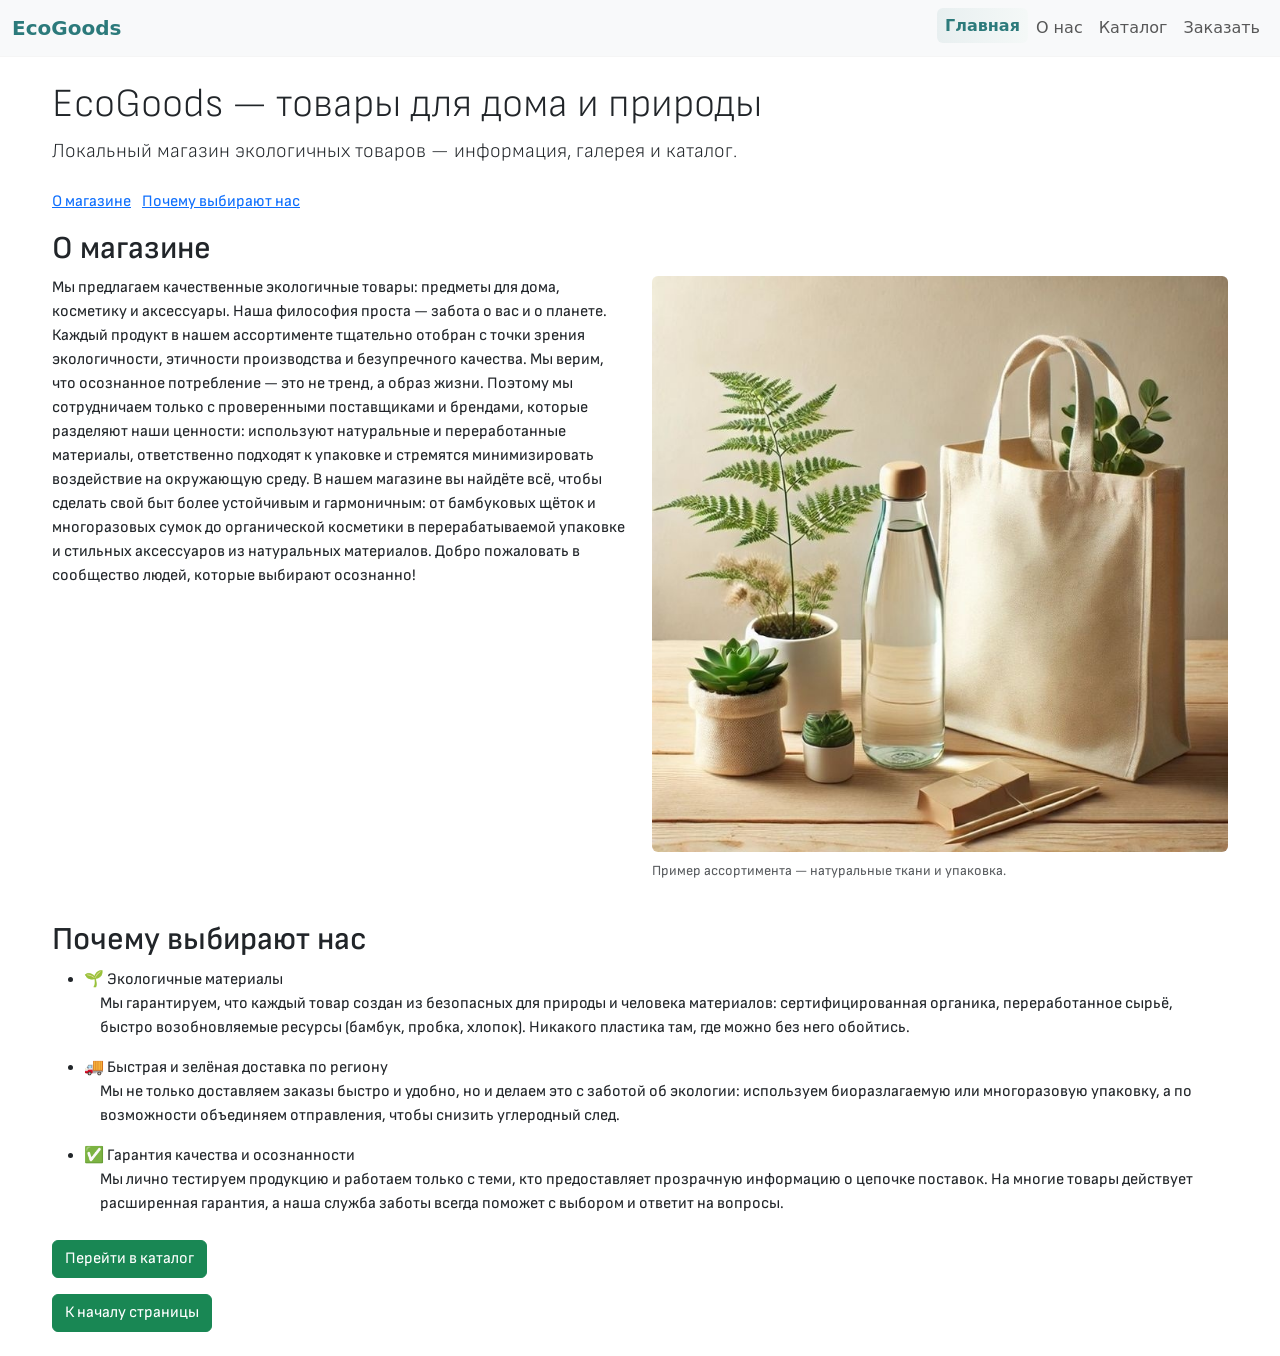
<file: index.html>
<!doctype html>
<html lang="ru">

<head>
    <meta charset="utf-8">
    <meta name="viewport" content="width=device-width,initial-scale=1">
    <title>EcoGoods — Главная</title>
    <link rel="icon" href="images\logotitle.png" type="image/x-icon">
    <link href="https://cdn.jsdelivr.net/npm/bootstrap@5.3.2/dist/css/bootstrap.min.css" rel="stylesheet" crossorigin="anonymous">
    <link rel="stylesheet" href="css/styles.css">
    <link rel="stylesheet" href="css/font.css">
</head>

<body id="top">
    <div id="nav-placeholder"></div>
    <header class="site-header">
        <nav class="navbar navbar-expand-lg navbar-light bg-light">
            <div class="container-fluid">
                <a class="navbar-brand d-flex align-items-center" href="index.html">
                    <span>EcoGoods</span>
                </a>
                <button class="navbar-toggler" type="button" data-bs-toggle="collapse" data-bs-target="#mainNav">
                    <span class="navbar-toggler-icon"></span>
                </button>
                <div class="collapse navbar-collapse" id="mainNav">
                    <ul class="navbar-nav ms-auto mb-2 mb-lg-0">
                        <li class="nav-item"><a class="nav-link" href="index.html">Главная</a></li>
                        <li class="nav-item"><a class="nav-link" href="about.html">О нас</a></li>
                        <li class="nav-item"><a class="nav-link" href="shop.html">Каталог</a></li>
                        <li class="nav-item"><a class="nav-link" href="order.html">Заказать</a></li>
                    </ul>
                </div>
            </div>
        </nav>

        <main class="container py-4 my-font">
            <header class="mb-4">
                <h1 class="display-6">EcoGoods — товары для дома и природы</h1>
                <p class="lead">Локальный магазин экологичных товаров — информация, галерея и каталог.</p>
            </header>

            <nav class="mb-3">
                <a href="#section1" class="me-2">О магазине</a>
                <a href="#section2" class="me-2">Почему выбирают нас</a>
            </nav>

            <section id="section1" class="mb-4">
                <h2>О магазине</h2>
                <div class="row">
                    <div class="col-lg-8 col-xl-6">
                        <p>Мы предлагаем качественные экологичные товары: предметы для дома, косметику и
                        аксессуары. Наша
                        философия проста — забота о вас и о планете. Каждый продукт в нашем ассортименте тщательно отобран с
                        точки зрения экологичности, этичности производства и безупречного качества.

                        Мы верим, что осознанное потребление — это не тренд, а образ жизни. Поэтому мы сотрудничаем только с
                        проверенными поставщиками и брендами, которые разделяют наши ценности: используют натуральные и
                        переработанные материалы, ответственно подходят к упаковке и стремятся минимизировать воздействие на
                        окружающую среду.

                        В нашем магазине вы найдёте всё, чтобы сделать свой быт более устойчивым и гармоничным: от
                        бамбуковых щёток и многоразовых сумок до органической косметики в перерабатываемой упаковке и
                        стильных аксессуаров из натуральных материалов.

                        Добро пожаловать в сообщество людей, которые выбирают осознанно!</p>
                    </div>
                    <div class="col-lg-4 col-xl-6 d-none d-lg-block">
                        <figure class="figure">
                            <img src="images/🌱 Small Steps, Big Impact! 🌍 S.jpg"
                                class="figure-img img-fluid rounded" alt="eco goods">
                            <figcaption class="figure-caption">Пример ассортимента — натуральные ткани и упаковка.</figcaption>
                        </figure>
                    </div>
                </div>
            </section>

            <section id="section2" class="mb-4">
                <h2>Почему выбирают нас</h2>
                <ul>
                    <li class="mb-3">
                        🌱 Экологичные материалы
                        <p class="ms-3">Мы гарантируем, что каждый товар создан из безопасных для природы и
                            человека материалов:
                            сертифицированная органика, переработанное сырьё, быстро возобновляемые ресурсы (бамбук,
                            пробка, хлопок). Никакого пластика там, где можно без него обойтись.</p>
                    </li>
                    <li class="mb-3">
                        🚚 Быстрая и зелёная доставка по региону
                        <p class="ms-3">Мы не только доставляем заказы быстро и удобно, но и делаем это с
                            заботой об экологии:
                            используем биоразлагаемую или многоразовую упаковку, а по возможности объединяем
                            отправления, чтобы снизить углеродный след.</p>
                    </li>
                    <li class="mb-3">
                        ✅ Гарантия качества и осознанности
                        <p class="ms-3">Мы лично тестируем продукцию и работаем только с теми, кто предоставляет прозрачную
                            информацию о цепочке поставок. На многие товары действует расширенная гарантия, а наша
                            служба заботы всегда поможет с выбором и ответит на вопросы.</p>
                    </li>
                </ul>
            </section>

            <p><a href="shop.html" class="btn btn-success">Перейти в каталог</a></p>
            <a href="#top" class="btn btn-success">К началу страницы</a>
        </main>

        <script src="js/nav.js"></script>
        <script src="https://cdn.jsdelivr.net/npm/bootstrap@5.3.2/dist/js/bootstrap.bundle.min.js" crossorigin="anonymous"></script>
</body>

</html>
</file>
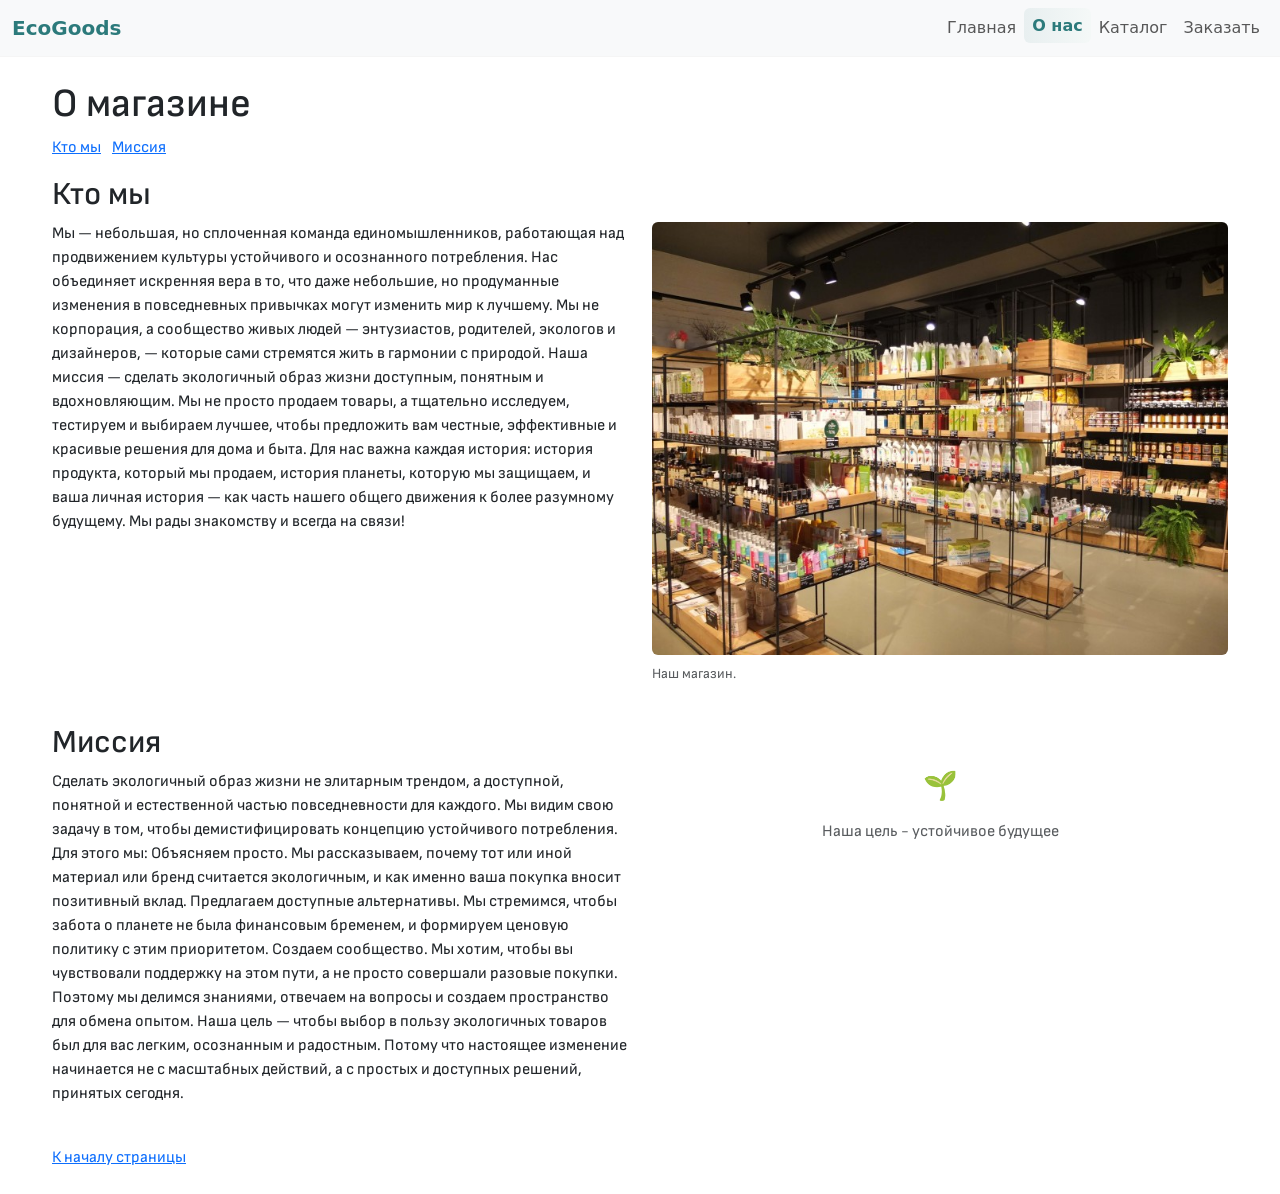
<file: about.html>
<!doctype html>
<html lang="ru">

<head>
    <meta charset="utf-8">
    <meta name="viewport" content="width=device-width,initial-scale=1">
    <title>EcoGoods — О нас</title>
    <link rel="icon" href="images\logotitle.png" type="image/x-icon">
    <link href="https://cdn.jsdelivr.net/npm/bootstrap@5.3.2/dist/css/bootstrap.min.css" rel="stylesheet" crossorigin="anonymous">
    <link rel="stylesheet" href="css/styles.css">
    <link rel="stylesheet" href="css/font.css">
</head>

<body id="top">
    <div id="nav-placeholder"></div>
    <nav class="navbar navbar-expand-lg navbar-light bg-light">
        <div class="container-fluid">
            <a class="navbar-brand d-flex align-items-center" href="index.html">
                <span>EcoGoods</span>
            </a>
            <button class="navbar-toggler" type="button" data-bs-toggle="collapse" data-bs-target="#mainNav">
                <span class="navbar-toggler-icon"></span>
            </button>
            <div class="collapse navbar-collapse" id="mainNav">
                <ul class="navbar-nav ms-auto mb-2 mb-lg-0">
                    <li class="nav-item"><a class="nav-link" href="index.html">Главная</a></li>
                    <li class="nav-item"><a class="nav-link" href="about.html">О нас</a></li>
                    <li class="nav-item"><a class="nav-link" href="shop.html">Каталог</a></li>
                    <li class="nav-item"><a class="nav-link" href="order.html">Заказать</a></li>
                </ul>
            </div>
        </div>
    </nav>

    <main class="container py-4 my-font">
        <h1>О магазине</h1>
        <nav class="mb-3">
            <a href="#who" class="me-2">Кто мы</a>
            <a href="#mission" class="me-2">Миссия</a>
        </nav>

        <section id="who" class="mb-4">
            <h2>Кто мы</h2>
            <div class="row">
                <div class="col-lg-8 col-xl-6">
                    <p>Мы — небольшая, но сплоченная команда единомышленников, работающая над продвижением
                    культуры устойчивого
                    и осознанного потребления.

                    Нас объединяет искренняя вера в то, что даже небольшие, но продуманные изменения в повседневных
                    привычках могут изменить мир к лучшему. Мы не корпорация, а сообщество живых людей — энтузиастов,
                    родителей, экологов и дизайнеров, — которые сами стремятся жить в гармонии с природой.

                    Наша миссия — сделать экологичный образ жизни доступным, понятным и вдохновляющим. Мы не просто продаем
                    товары, а тщательно исследуем, тестируем и выбираем лучшее, чтобы предложить вам честные, эффективные и
                    красивые решения для дома и быта.

                    Для нас важна каждая история: история продукта, который мы продаем, история планеты, которую мы
                    защищаем, и ваша личная история — как часть нашего общего движения к более разумному будущему.

                    Мы рады знакомству и всегда на связи!</p>
                </div>
                <div class="col-lg-4 col-xl-6 d-none d-lg-block">
                    <figure class="figure">
                        <img src="images/Biomatica-e1491225680267.jpg"
                            class="figure-img img-fluid rounded" alt="eco goods">
                        <figcaption class="figure-caption">Наш магазин.</figcaption>
                    </figure>
                </div>
            </div>
        </section>

        <section id="mission" class="mb-4">
            <h2>Миссия</h2>
            <div class="row">
                <div class="col-lg-8 col-xl-6">
                    <p>Сделать экологичный образ жизни не элитарным трендом, а доступной, понятной и
                    естественной частью
                    повседневности для каждого.

                    Мы видим свою задачу в том, чтобы демистифицировать концепцию устойчивого потребления. Для этого мы:

                    Объясняем просто. Мы рассказываем, почему тот или иной материал или бренд считается экологичным, и как
                    именно ваша покупка вносит позитивный вклад.

                    Предлагаем доступные альтернативы. Мы стремимся, чтобы забота о планете не была финансовым бременем, и
                    формируем ценовую политику с этим приоритетом.

                    Создаем сообщество. Мы хотим, чтобы вы чувствовали поддержку на этом пути, а не просто совершали разовые
                    покупки. Поэтому мы делимся знаниями, отвечаем на вопросы и создаем пространство для обмена опытом.

                    Наша цель — чтобы выбор в пользу экологичных товаров был для вас легким, осознанным и радостным. Потому
                    что настоящее изменение начинается не с масштабных действий, а с простых и доступных решений, принятых
                    сегодня.</p>
                </div>
                <div class="col-lg-4 col-xl-6 d-flex align-items-center justify-content-center d-none d-lg-block">
                    <div class="text-center">
                        <h3 class="text-success mb-3">🌱</h3>
                        <p class="text-muted">Наша цель - устойчивое будущее</p>
                    </div>
                </div>
            </div>
        </section>
        <a href="#top">К началу страницы</a>

    </main>

    <script src="js/nav.js"></script>
    <script src="https://cdn.jsdelivr.net/npm/bootstrap@5.3.2/dist/js/bootstrap.bundle.min.js" crossorigin="anonymous"></script>
</body>

</html>
</file>
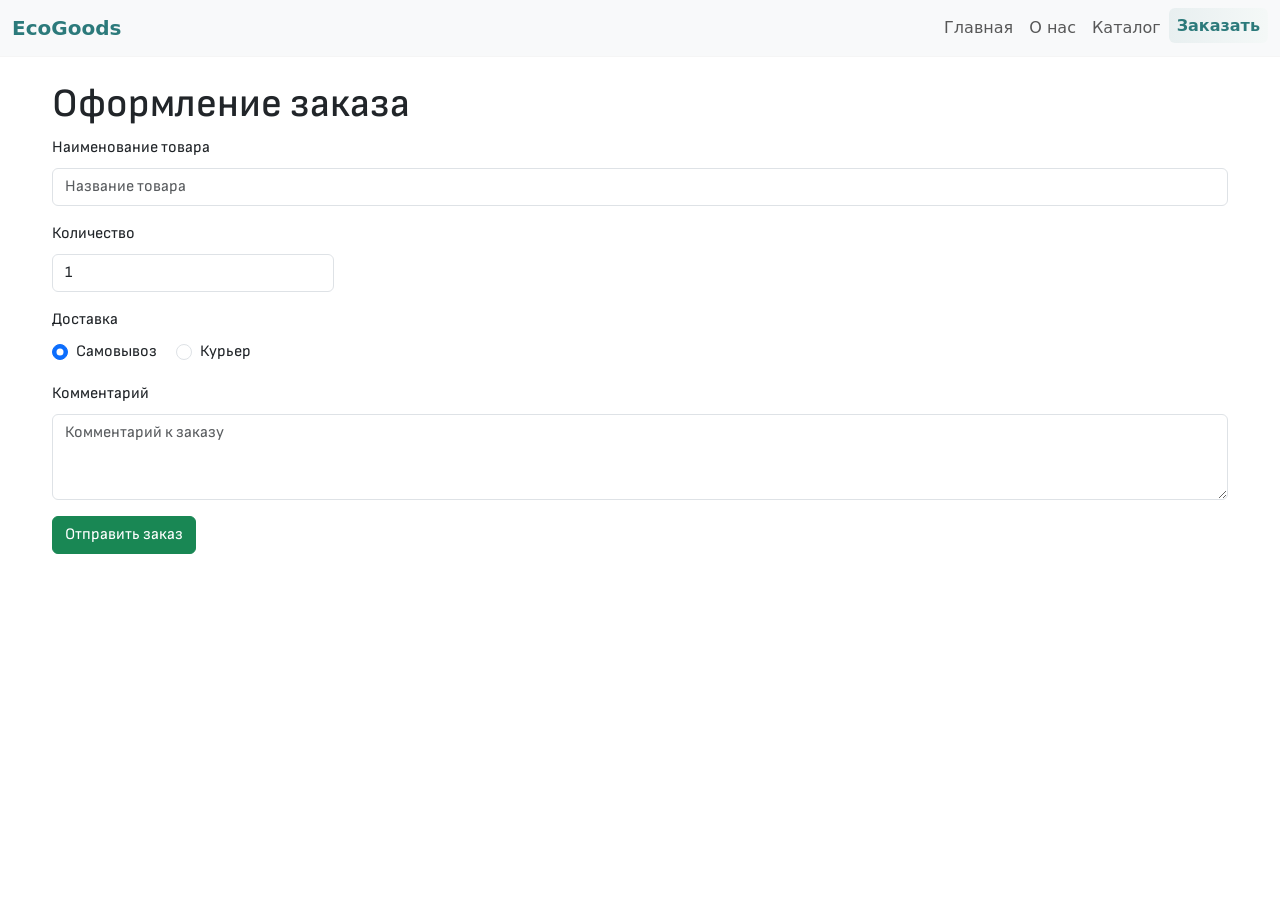
<file: order.html>
<!doctype html>
<html lang="ru">

<head>
    <meta charset="utf-8">
    <meta name="viewport" content="width=device-width,initial-scale=1">
    <title>EcoGoods — Оформление заказа</title>
    <link rel="icon" href="images\logotitle.png" type="image/x-icon">
    <link href="https://cdn.jsdelivr.net/npm/bootstrap@5.3.2/dist/css/bootstrap.min.css" rel="stylesheet" crossorigin="anonymous">
    <link rel="stylesheet" href="css/styles.css">
    <link rel="stylesheet" href="css/font.css">
</head>

<body>
    <div id="nav-placeholder"></div>
    <nav class="navbar navbar-expand-lg navbar-light bg-light">
        <div class="container-fluid">
            <a class="navbar-brand d-flex align-items-center" href="index.html">
                <span>EcoGoods</span>
            </a>
            <button class="navbar-toggler" type="button" data-bs-toggle="collapse" data-bs-target="#mainNav">
                <span class="navbar-toggler-icon"></span>
            </button>
            <div class="collapse navbar-collapse" id="mainNav">
                <ul class="navbar-nav ms-auto mb-2 mb-lg-0">
                    <li class="nav-item"><a class="nav-link" href="index.html">Главная</a></li>
                    <li class="nav-item"><a class="nav-link" href="about.html">О нас</a></li>
                    <li class="nav-item"><a class="nav-link" href="shop.html">Каталог</a></li>
                    <li class="nav-item"><a class="nav-link" href="order.html">Заказать</a></li>
                </ul>
            </div>
        </div>
    </nav>

    <main class="container py-4 my-font">
        <h1>Оформление заказа</h1>

        <form id="orderForm" class="row g-3" novalidate>
            <div class="col-12">
                <label class="form-label">Наименование товара</label>
                <input name="product_name" id="product_name" type="text" class="form-control"
                    placeholder="Название товара" required>
            </div>

            <div class="col-6 col-md-3">
                <label class="form-label">Количество</label>
                <input name="quantity" id="quantity" type="number" class="form-control" min="1" value="1" required>
            </div>

            <div class="col-12">
                <label class="form-label d-block">Доставка</label>
                <div class="form-check form-check-inline">
                    <input class="form-check-input" type="radio" name="delivery" id="delivery_pickup" value="pickup"
                        checked>
                    <label class="form-check-label" for="delivery_pickup">Самовывоз</label>
                </div>
                <div class="form-check form-check-inline">
                    <input class="form-check-input" type="radio" name="delivery" id="delivery_courier" value="courier">
                    <label class="form-check-label" for="delivery_courier">Курьер</label>
                </div>
            </div>

            <div class="col-12">
                <label class="form-label">Комментарий</label>
                <textarea name="comment" id="comment" class="form-control" rows="3"
                    placeholder="Комментарий к заказу"></textarea>
            </div>

            <div class="col-12">
                <button id="submitBtn" class="btn btn-success">Отправить заказ</button>
            </div>
        </form>

        <div id="result" class="mt-4"></div>
    </main>

    <script src="js/nav.js"></script>
    <script src="js/form.js"></script>
    <script src="https://cdn.jsdelivr.net/npm/bootstrap@5.3.2/dist/js/bootstrap.bundle.min.js" crossorigin="anonymous"></script>
</body>

</html>
</file>
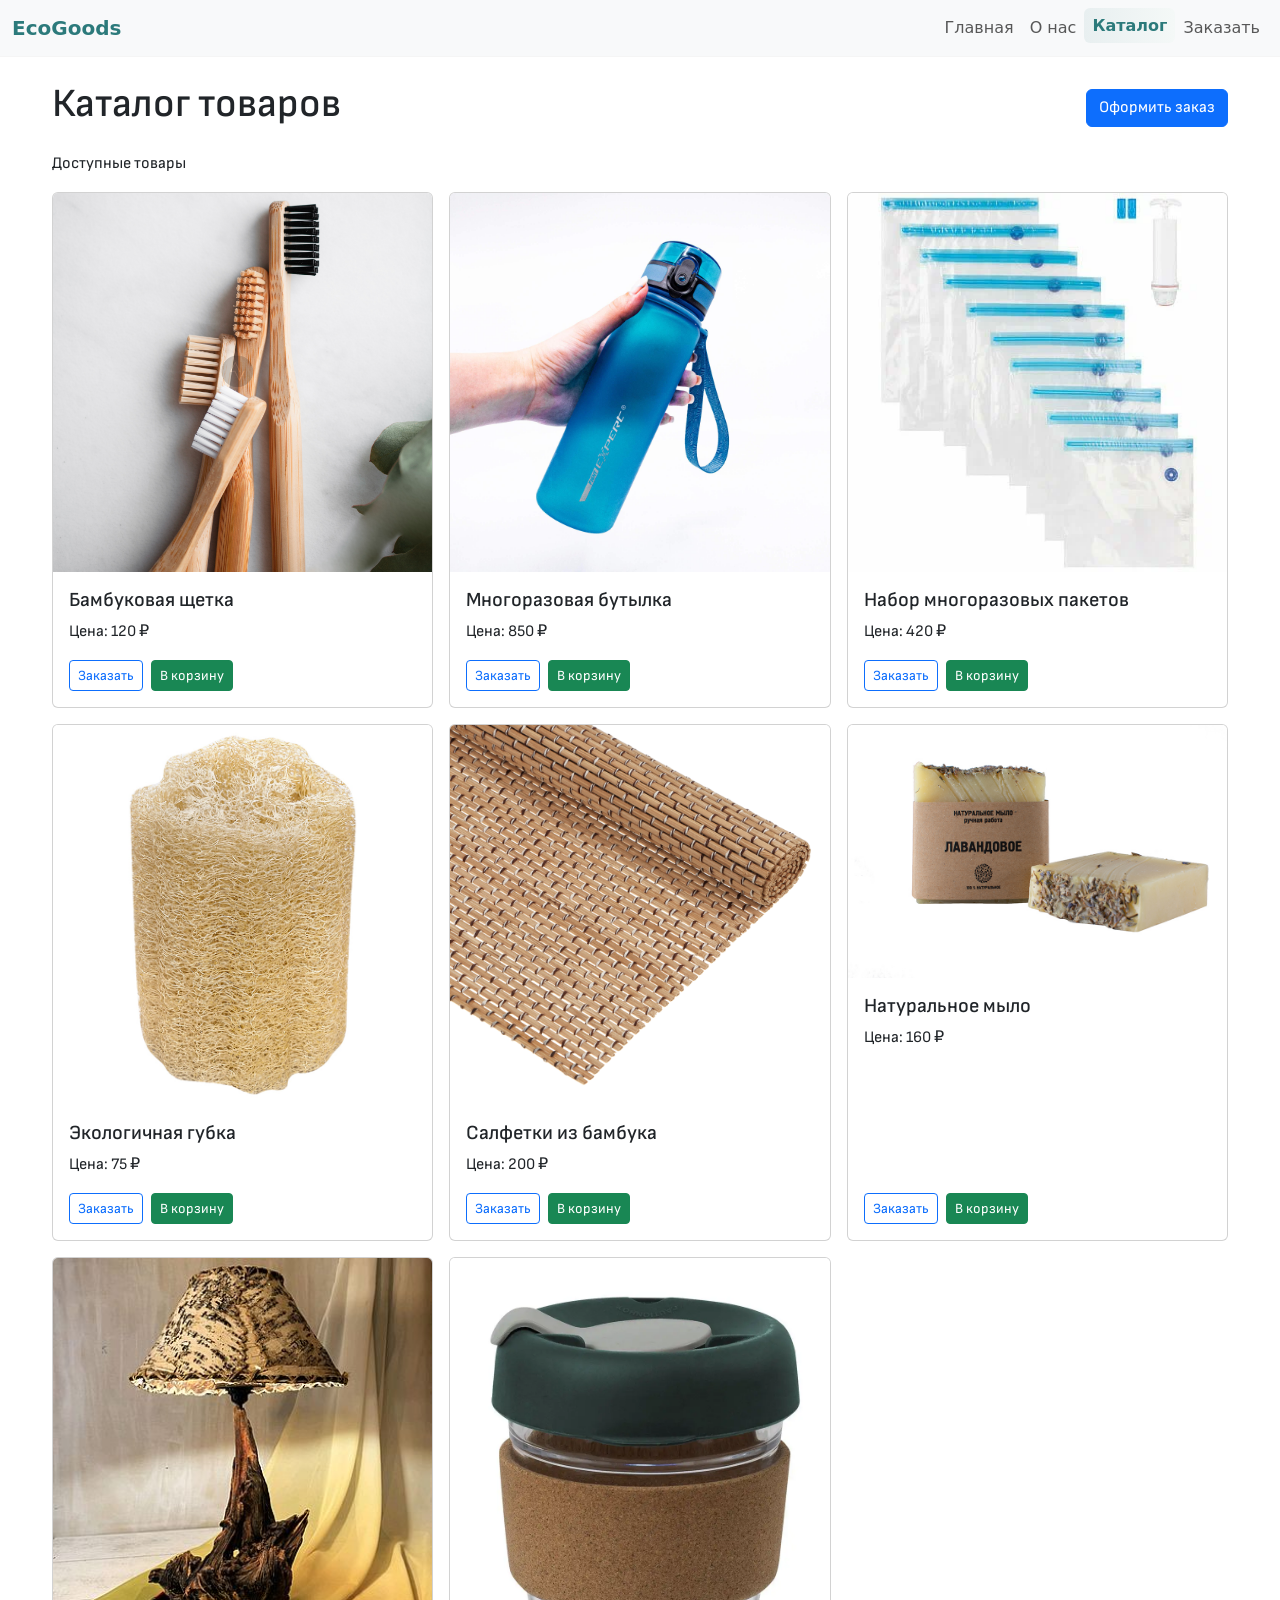
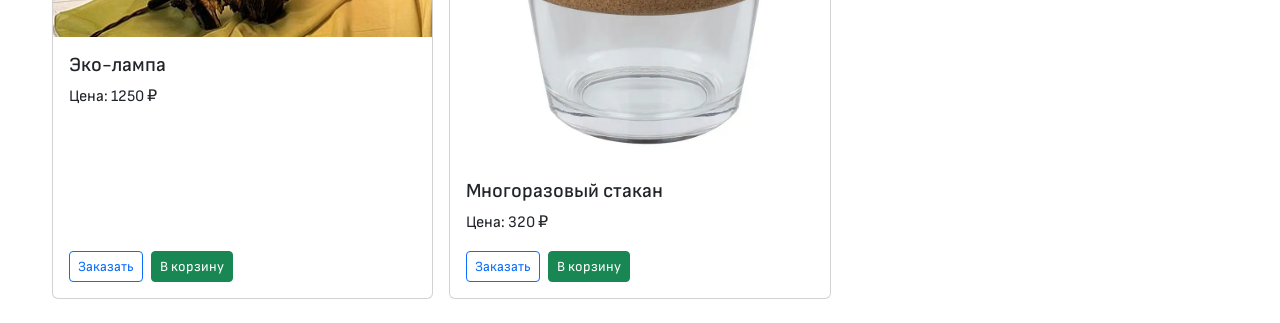
<file: shop.html>
<!doctype html>
<html lang="ru">

<head>
    <meta charset="utf-8">
    <meta name="viewport" content="width=device-width,initial-scale=1">
    <title>EcoGoods — Каталог</title>
    <link rel="icon" href="images\logotitle.png" type="image/x-icon">
    <link href="https://cdn.jsdelivr.net/npm/bootstrap@5.3.2/dist/css/bootstrap.min.css" rel="stylesheet" crossorigin="anonymous">
    <link rel="stylesheet" href="css/styles.css">
    <link rel="stylesheet" href="css/font.css">
</head>

<body>
    <div id="nav-placeholder"></div>
    <nav class="navbar navbar-expand-lg navbar-light bg-light">
        <div class="container-fluid">
            <a class="navbar-brand d-flex align-items-center" href="index.html">
                <span>EcoGoods</span>
            </a>
            <button class="navbar-toggler" type="button" data-bs-toggle="collapse" data-bs-target="#mainNav">
                <span class="navbar-toggler-icon"></span>
            </button>
            <div class="collapse navbar-collapse" id="mainNav">
                <ul class="navbar-nav ms-auto mb-2 mb-lg-0">
                    <li class="nav-item"><a class="nav-link" href="index.html">Главная</a></li>
                    <li class="nav-item"><a class="nav-link" href="about.html">О нас</a></li>
                    <li class="nav-item"><a class="nav-link" href="shop.html">Каталог</a></li>
                    <li class="nav-item"><a class="nav-link" href="order.html">Заказать</a></li>
                </ul>
            </div>
        </div>
    </nav>

    <main class="container py-4 my-font">
        <div class="d-flex justify-content-between align-items-center mb-3">
            <h1>Каталог товаров</h1>
            <a href="order.html" class="btn btn-primary">Оформить заказ</a>
        </div>

        <p>Доступные товары</p>
        <div id="products" class="row g-3"></div>
    </main>

    <script src="js/nav.js"></script>
    <script src="js/shop.js"></script>
    <script src="https://cdn.jsdelivr.net/npm/bootstrap@5.3.2/dist/js/bootstrap.bundle.min.js" crossorigin="anonymous"></script>
</body>

</html>
</file>
<file: css/styles.css>
:root {
    --brand: #2c7a7b;
    --accent: #9ae6b4;
}

body {
    font-family: system-ui, -apple-system, Segoe UI, Roboto, 'Helvetica Neue', Arial
}

.navbar-brand span {
    font-weight: 700;
    color: var(--brand)
}

.nav-link.active {
    font-weight: 700;
    color: var(--brand) !important
}

/* make active link visually prominent */
.nav-link.active {
    background: linear-gradient(90deg, rgba(44, 122, 123, 0.08), rgba(154, 230, 180, 0.04));
    border-radius: 6px;
    padding: .35rem .6rem;
}

/* small badge-like current location text in navbar */
#nav-current {
    color: var(--brand);
    font-weight: 600;
    font-size: .95rem;
    display: inline-block;
}

/* subtle navbar visual polish */
.navbar {
    box-shadow: 0 1px 0 rgba(0, 0, 0, 0.04);
}

figure img {
    object-fit: cover
}

/* Responsive typography and spacing */
@media (max-width: 576px) {
    .display-6 {
        font-size: 1.25rem;
    }

    .lead {
        font-size: 1rem;
    }

    .navbar-brand span {
        font-size: 1.2rem;
    }

    .card-title {
        font-size: 1rem;
    }

    .card-text {
        font-size: 0.9rem;
    }

    /* Improve button spacing on mobile */
    .btn {
        padding: 0.5rem 1rem;
        font-size: 0.9rem;
    }

    /* Better spacing for lists */
    .mb-3 {
        margin-bottom: 1rem !important;
    }

    /* Improve form elements on mobile */
    .form-control {
        font-size: 0.9rem;
        padding: 0.5rem;
    }

    .form-label {
        font-size: 0.9rem;
        margin-bottom: 0.5rem;
    }
}

@media (max-width: 768px) {
    /* Tablet adjustments */
    .display-6 {
        font-size: 1.5rem;
    }

    /* Better grid spacing */
    .row {
        --bs-gutter-x: 1rem;
        --bs-gutter-y: 1rem;
    }

    /* Improve card layout */
    .card {
        margin-bottom: 1rem;
    }

    /* Navigation improvements */
    .navbar-nav .nav-link {
        padding: 0.5rem 1rem;
    }
}

@media (min-width: 1200px) {
    /* Large screen optimizations */
    .container {
        max-width: 1200px;
    }

    .display-6 {
        font-size: 2.5rem;
    }

    .lead {
        font-size: 1.25rem;
    }
}

/* Ensure images are responsive */
img {
    max-width: 100%;
    height: auto;
}

/* Improve touch targets on mobile */
@media (max-width: 768px) {
    .btn, .nav-link, .form-check-input, .form-check-label {
        min-height: 44px;
        min-width: 44px;
    }

    .nav-link {
        padding: 0.75rem 1rem;
    }
}
</file>
<file: css/font.css>
@font-face {
    font-family: "SofiaSans";
    src: url("../fonts/SofiaSans-VariableFont_wght.ttf") format("truetype-variations");
    font-weight: 100 900;
    /* src: url("../fonts/static/SofiaSans-Black.ttf"); */
}

.my-font {
    font-family: "SofiaSans";
}
</file>
